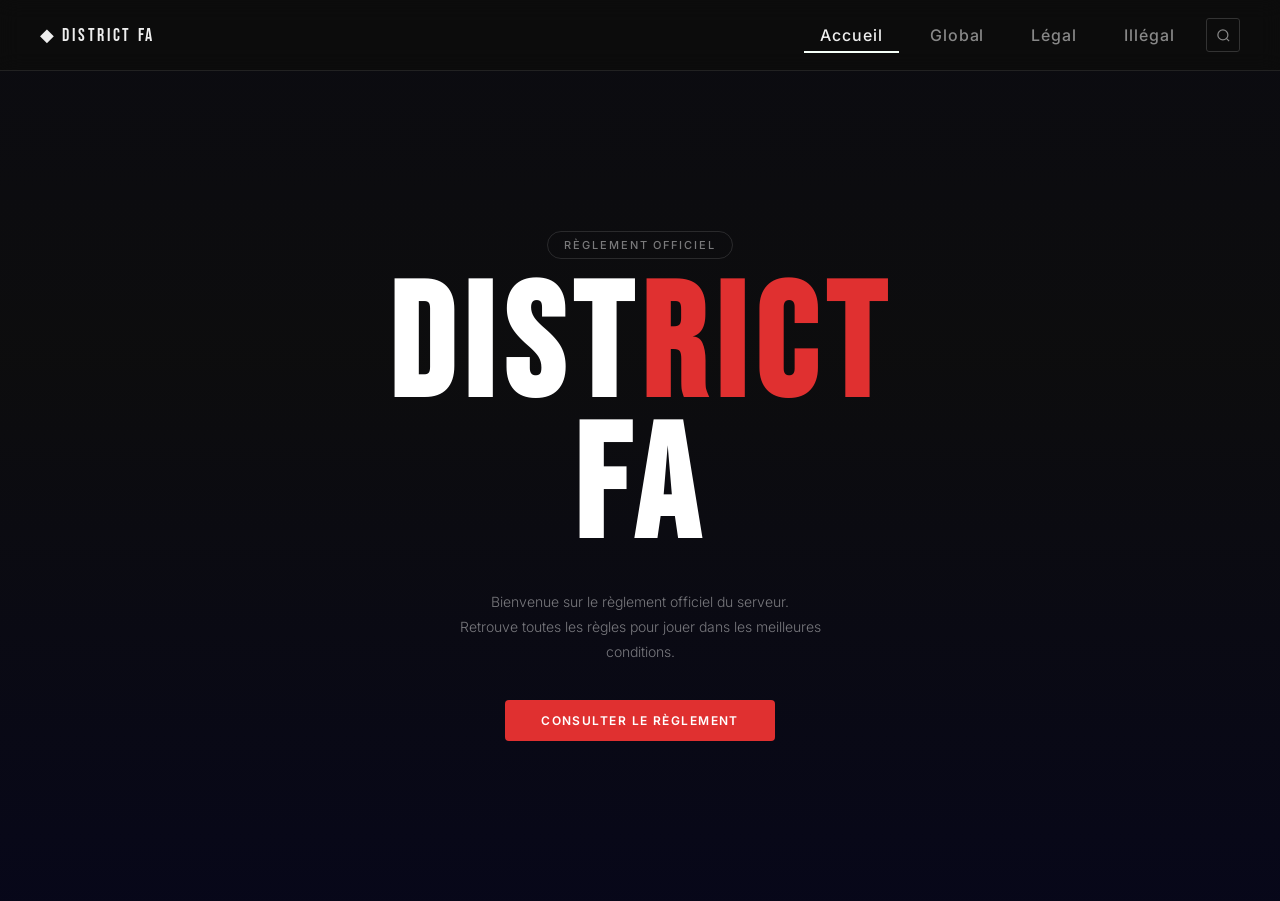
<file: pages/accueil.html>
<!DOCTYPE html>
<html lang="fr">
<head>
  <meta charset="utf-8">
  <meta name="viewport" content="width=device-width, initial-scale=1">
  <title>DISTRICT FA — Acceuil</title>
  <link rel="stylesheet" href="../assets/accueil.css">
  <link rel="stylesheet" href="../assets/navbar.css">
  <script src="../assets/search.js"></script>

</head>
<body>
 
  <header>
    <h1>Réglements - DISTRICT FA</h1>
    <nav>
      <ul>
        <li><a href="accueil.html" class="active">Accueil</a></li>
        <li><a href="global.html">Global</a></li>
        <li><a href="legal.html">Légal</a></li>
        <li><a href="illegal.html">Illégal</a></li>
      </ul>
    </nav>
  </header>

  <section class="hero">
    <div class="hero__bg"></div>
    <div class="hero__overlay"></div>
 
    <div class="hero__content">
      <div class="hero__eyebrow">Règlement officiel</div>
      <h2 class="hero__title">DIST<span>RICT</span><br>FA</h2>
      <p class="hero__desc">
        Bienvenue sur le règlement officiel du serveur.<br>
        Retrouve toutes les règles pour jouer dans les meilleures conditions.
      </p>
      <a href="global.html" class="hero__cta">Consulter le règlement</a>
    </div>
  </section>
  <script>
    alert("mettre un bacground dans le css + modif la navbar ")
  </script>
</body>
</html>
</body>
</file>
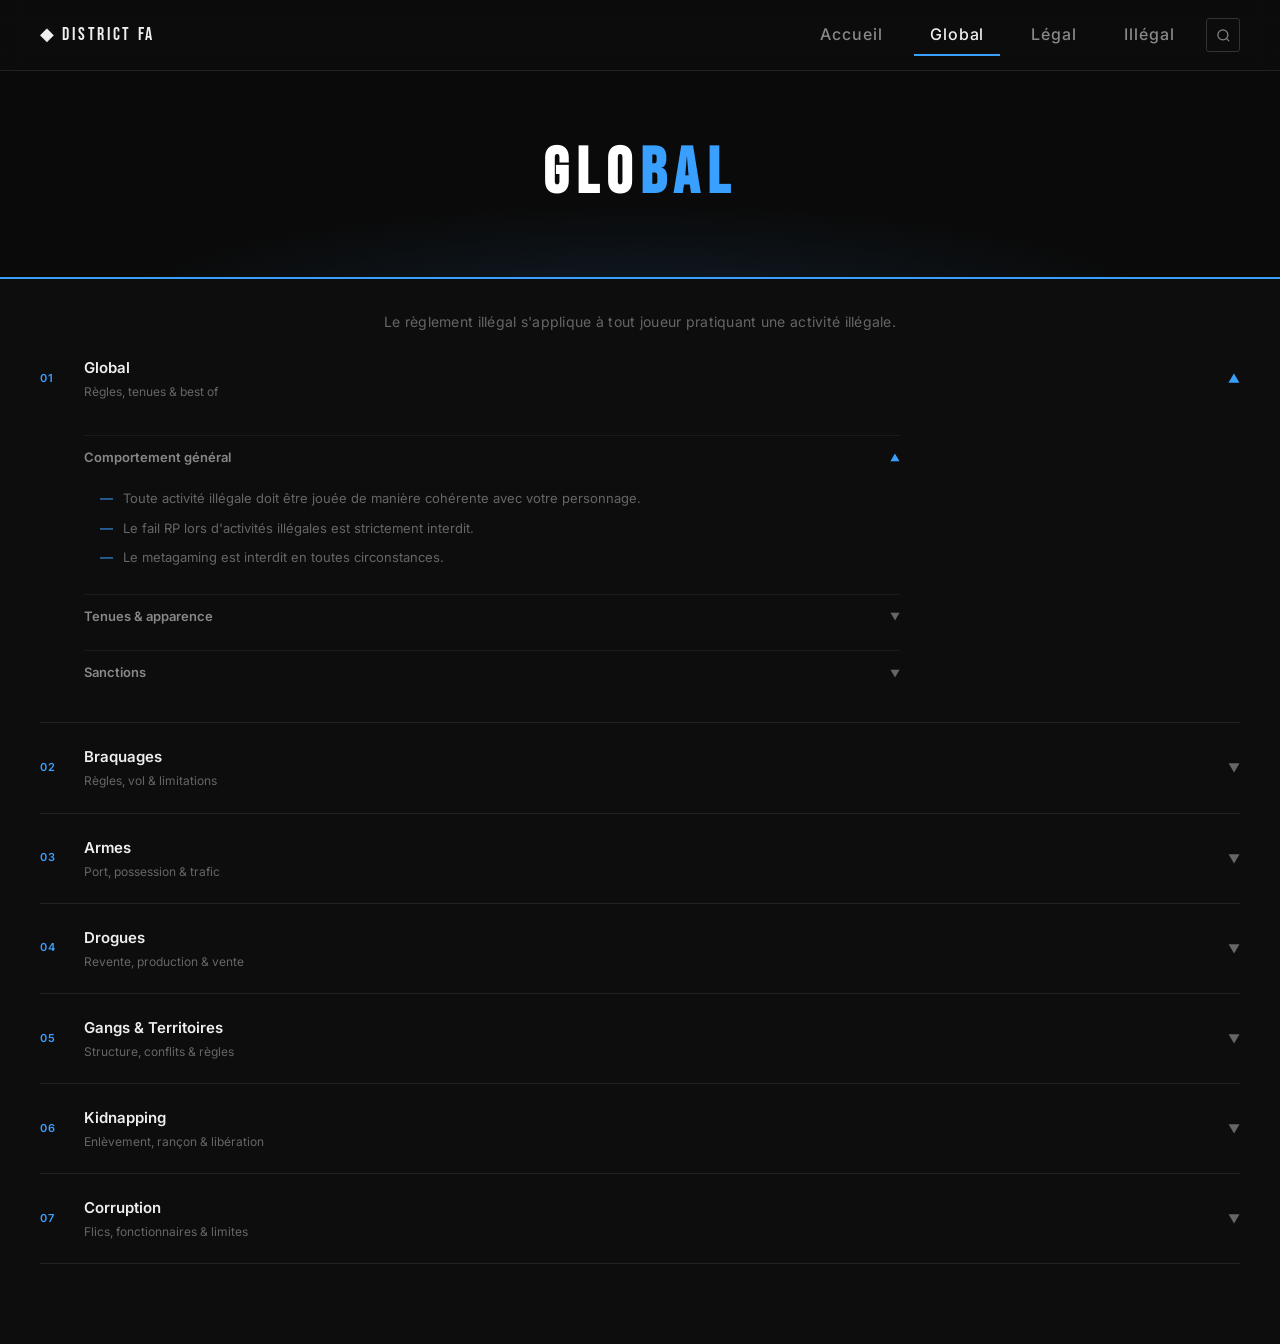
<file: pages/global.html>
<!DOCTYPE html>
<html lang="fr">
<head>
  <meta charset="utf-8">
  <meta name="viewport" content="width=device-width, initial-scale=1">
  <title>DISTRICT FA — Global</title>
  <link rel="stylesheet" href="../assets/global.css">
  <link rel="stylesheet" href="../assets/navbar.css">
  <script src="../assets/search.js"></script>

</head>
<body>
 
  <header>
    <h1>Réglements - DISTRICT FA</h1>
    <nav>
      <ul>
        <li><a href="accueil.html">Accueil</a></li>
        <li><a href="global.html" class="active">Global</a></li>
        <li><a href="legal.html">Légal</a></li>
        <li><a href="illegal.html">Illégal</a></li>
      </ul>
    </nav>
  </header>
 
  <div class="banner">
    <h1>GLO<span>BAL</span></h1>
  </div>

  <p class="illegal-intro">Le règlement illégal s'applique à tout joueur pratiquant une activité illégale.</p>
 
  <div class="deroule">
 
    <!-- 01 Global -->
    <div class="acc-item open">
      <div class="acc-header" onclick="toggle(this)">
        <span class="acc-num">01</span>
        <div class="acc-info">
          <div class="acc-title">Global</div>
          <div class="acc-sub">Règles, tenues & best of</div>
        </div>
        <span class="acc-arrow">▼</span>
      </div>
      <div class="acc-body">
        <div class="sub-item open">
          <div class="sub-header" onclick="toggleSub(this)">
            <span class="sub-title">Comportement général</span>
            <span class="sub-arrow">▼</span>
          </div>
          <div class="sub-body">
            <ul>
              <li>Toute activité illégale doit être jouée de manière cohérente avec votre personnage.</li>
              <li>Le fail RP lors d'activités illégales est strictement interdit.</li>
              <li>Le metagaming est interdit en toutes circonstances.</li>
            </ul>
          </div>
        </div>
        <div class="sub-item">
          <div class="sub-header" onclick="toggleSub(this)">
            <span class="sub-title">Tenues & apparence</span>
            <span class="sub-arrow">▼</span>
          </div>
          <div class="sub-body">
            <ul>
              <li>Les tenues doivent correspondre à l'activité pratiquée.</li>
              <li>Masque obligatoire lors de tout braquage.</li>
              <li>Aucune tenue incohérente avec le personnage joué.</li>
            </ul>
          </div>
        </div>
        <div class="sub-item">
          <div class="sub-header" onclick="toggleSub(this)">
            <span class="sub-title">Sanctions</span>
            <span class="sub-arrow">▼</span>
          </div>
          <div class="sub-body">
            <ul>
              <li>Tout manquement au règlement global entraîne un avertissement.</li>
              <li>Trois avertissements = ban temporaire.</li>
              <li>Les récidivistes sont bannis définitivement.</li>
            </ul>
          </div>
        </div>
      </div>
    </div>
 
    <!-- 02 Braquages -->
    <div class="acc-item">
      <div class="acc-header" onclick="toggle(this)">
        <span class="acc-num">02</span>
        <div class="acc-info">
          <div class="acc-title">Braquages</div>
          <div class="acc-sub">Règles, vol & limitations</div>
        </div>
        <span class="acc-arrow">▼</span>
      </div>
      <div class="acc-body">
        <div class="sub-item">
          <div class="sub-header" onclick="toggleSub(this)">
            <span class="sub-title">Petits braquages</span>
            <span class="sub-arrow">▼</span>
          </div>
          <div class="sub-body">
            <ul>
              <li>Maximum 3 braqueurs par petite opération.</li>
              <li>Délai de 1h entre deux braquages du même magasin.</li>
              <li>Armes de poing uniquement.</li>
            </ul>
          </div>
        </div>
        <div class="sub-item">
          <div class="sub-header" onclick="toggleSub(this)">
            <span class="sub-title">Grands braquages</span>
            <span class="sub-arrow">▼</span>
          </div>
          <div class="sub-body">
            <ul>
              <li>Maximum 6 braqueurs par opération.</li>
              <li>Délai de 2h minimum entre deux braquages du même établissement.</li>
              <li>L'utilisation de véhicules blindés est soumise à autorisation.</li>
            </ul>
          </div>
        </div>
        <div class="sub-item">
          <div class="sub-header" onclick="toggleSub(this)">
            <span class="sub-title">Otages</span>
            <span class="sub-arrow">▼</span>
          </div>
          <div class="sub-body">
            <ul>
              <li>Les otages doivent être traités de manière RP.</li>
              <li>Aucune violence gratuite sur les otages.</li>
              <li>La libération doit être jouée jusqu'au bout.</li>
            </ul>
          </div>
        </div>
      </div>
    </div>
 
    <!-- 03 Armes -->
    <div class="acc-item">
      <div class="acc-header" onclick="toggle(this)">
        <span class="acc-num">03</span>
        <div class="acc-info">
          <div class="acc-title">Armes</div>
          <div class="acc-sub">Port, possession & trafic</div>
        </div>
        <span class="acc-arrow">▼</span>
      </div>
      <div class="acc-body">
        <div class="sub-item">
          <div class="sub-header" onclick="toggleSub(this)">
            <span class="sub-title">Port d'arme</span>
            <span class="sub-arrow">▼</span>
          </div>
          <div class="sub-body">
            <ul>
              <li>Le port d'arme longue en zone urbaine est interdit sauf contexte RP justifié.</li>
              <li>Toute arme doit avoir une origine RP traçable.</li>
              <li>Le deathmatch sans raison entraîne un ban immédiat.</li>
            </ul>
          </div>
        </div>
        <div class="sub-item">
          <div class="sub-header" onclick="toggleSub(this)">
            <span class="sub-title">Trafic d'armes</span>
            <span class="sub-arrow">▼</span>
          </div>
          <div class="sub-body">
            <ul>
              <li>Le trafic nécessite un contact établi avec un fournisseur RP.</li>
              <li>Les transactions doivent être jouées en RP complet.</li>
              <li>Aucune vente en zone publique ou animée.</li>
            </ul>
          </div>
        </div>
        <div class="sub-item">
          <div class="sub-header" onclick="toggleSub(this)">
            <span class="sub-title">Stockage</span>
            <span class="sub-arrow">▼</span>
          </div>
          <div class="sub-body">
            <ul>
              <li>Le stockage est limité par joueur pour éviter les abus.</li>
              <li>Tout stock détecté hors limite sera confisqué.</li>
            </ul>
          </div>
        </div>
      </div>
    </div>
 
    <!-- 04 Drogues -->
    <div class="acc-item">
      <div class="acc-header" onclick="toggle(this)">
        <span class="acc-num">04</span>
        <div class="acc-info">
          <div class="acc-title">Drogues</div>
          <div class="acc-sub">Revente, production & vente</div>
        </div>
        <span class="acc-arrow">▼</span>
      </div>
      <div class="acc-body">
        <div class="sub-item">
          <div class="sub-header" onclick="toggleSub(this)">
            <span class="sub-title">Production</span>
            <span class="sub-arrow">▼</span>
          </div>
          <div class="sub-body">
            <ul>
              <li>La production est limitée aux zones désignées sur la carte.</li>
              <li>Toute production hors zone entraîne une saisie immédiate.</li>
            </ul>
          </div>
        </div>
        <div class="sub-item">
          <div class="sub-header" onclick="toggleSub(this)">
            <span class="sub-title">Revente</span>
            <span class="sub-arrow">▼</span>
          </div>
          <div class="sub-body">
            <ul>
              <li>La revente est interdite en zones de spawn et commissariats.</li>
              <li>Le stockage maximum par joueur est limité.</li>
              <li>Les guerres de territoire liées au trafic doivent être déclarées au staff.</li>
            </ul>
          </div>
        </div>
        <div class="sub-item">
          <div class="sub-header" onclick="toggleSub(this)">
            <span class="sub-title">Consommation</span>
            <span class="sub-arrow">▼</span>
          </div>
          <div class="sub-body">
            <ul>
              <li>La consommation doit être jouée de manière réaliste.</li>
              <li>Les effets doivent être interprétés en RP.</li>
            </ul>
          </div>
        </div>
      </div>
    </div>
 
    <!-- 05 Gangs -->
    <div class="acc-item">
      <div class="acc-header" onclick="toggle(this)">
        <span class="acc-num">05</span>
        <div class="acc-info">
          <div class="acc-title">Gangs & Territoires</div>
          <div class="acc-sub">Structure, conflits & règles</div>
        </div>
        <span class="acc-arrow">▼</span>
      </div>
      <div class="acc-body">
        <div class="sub-item">
          <div class="sub-header" onclick="toggleSub(this)">
            <span class="sub-title">Création & validation</span>
            <span class="sub-arrow">▼</span>
          </div>
          <div class="sub-body">
            <ul>
              <li>Un gang doit être validé par le staff avant toute activité officielle.</li>
              <li>Minimum 4 membres actifs pour créer un gang.</li>
              <li>Un dossier de présentation doit être soumis sur le Discord.</li>
            </ul>
          </div>
        </div>
        <div class="sub-item">
          <div class="sub-header" onclick="toggleSub(this)">
            <span class="sub-title">Conflits</span>
            <span class="sub-arrow">▼</span>
          </div>
          <div class="sub-body">
            <ul>
              <li>Les conflits inter-gangs doivent avoir une raison RP établie.</li>
              <li>Maximum 8 membres actifs lors d'un conflit armé.</li>
              <li>Aucun conflit dans les zones protégées.</li>
            </ul>
          </div>
        </div>
        <div class="sub-item">
          <div class="sub-header" onclick="toggleSub(this)">
            <span class="sub-title">Territoires</span>
            <span class="sub-arrow">▼</span>
          </div>
          <div class="sub-body">
            <ul>
              <li>La prise de territoire se fait via un système de points défini par le staff.</li>
              <li>Un territoire peut être contesté toutes les 48h.</li>
              <li>Le staff peut annuler une prise de territoire en cas d'abus.</li>
            </ul>
          </div>
        </div>
      </div>
    </div>
 
    <!-- 06 Kidnapping -->
    <div class="acc-item">
      <div class="acc-header" onclick="toggle(this)">
        <span class="acc-num">06</span>
        <div class="acc-info">
          <div class="acc-title">Kidnapping</div>
          <div class="acc-sub">Enlèvement, rançon & libération</div>
        </div>
        <span class="acc-arrow">▼</span>
      </div>
      <div class="acc-body">
        <div class="sub-item">
          <div class="sub-header" onclick="toggleSub(this)">
            <span class="sub-title">Conditions</span>
            <span class="sub-arrow">▼</span>
          </div>
          <div class="sub-body">
            <ul>
              <li>Le kidnapping doit avoir une raison RP valable.</li>
              <li>La durée maximale de séquestration est de 30 minutes.</li>
              <li>La victime doit pouvoir jouer sa scène correctement.</li>
            </ul>
          </div>
        </div>
        <div class="sub-item">
          <div class="sub-header" onclick="toggleSub(this)">
            <span class="sub-title">Rançon</span>
            <span class="sub-arrow">▼</span>
          </div>
          <div class="sub-body">
            <ul>
              <li>La rançon doit être cohérente avec le contexte RP.</li>
              <li>Aucun montant abusif ne sera toléré.</li>
            </ul>
          </div>
        </div>
      </div>
    </div>
 
    <!-- 07 Corruption -->
    <div class="acc-item">
      <div class="acc-header" onclick="toggle(this)">
        <span class="acc-num">07</span>
        <div class="acc-info">
          <div class="acc-title">Corruption</div>
          <div class="acc-sub">Flics, fonctionnaires & limites</div>
        </div>
        <span class="acc-arrow">▼</span>
      </div>
      <div class="acc-body">
        <div class="sub-item">
          <div class="sub-header" onclick="toggleSub(this)">
            <span class="sub-title">Règles générales</span>
            <span class="sub-arrow">▼</span>
          </div>
          <div class="sub-body">
            <ul>
              <li>La corruption doit être validée par le staff au préalable.</li>
              <li>Un flic corrompu ne peut pas couvrir tous les crimes.</li>
              <li>La corruption abusive entraîne une sanction immédiate.</li>
            </ul>
          </div>
        </div>
        <div class="sub-item">
          <div class="sub-header" onclick="toggleSub(this)">
            <span class="sub-title">Limites</span>
            <span class="sub-arrow">▼</span>
          </div>
          <div class="sub-body">
            <ul>
              <li>Pas plus de 2 flics corrompus actifs en même temps.</li>
              <li>La corruption ne peut pas effacer un mandat d'arrêt existant.</li>
            </ul>
          </div>
        </div>
      </div>
    </div>
 
  </div>
 
  <script>
    function toggle(header) {
      const item = header.parentElement;
      const isOpen = item.classList.contains('open');
      document.querySelectorAll('.acc-item.open').forEach(el => el.classList.remove('open'));
      if (!isOpen) item.classList.add('open');
    }
 
    function toggleSub(header) {
      const item = header.parentElement;
      item.classList.toggle('open');
    }
  </script>
</file>
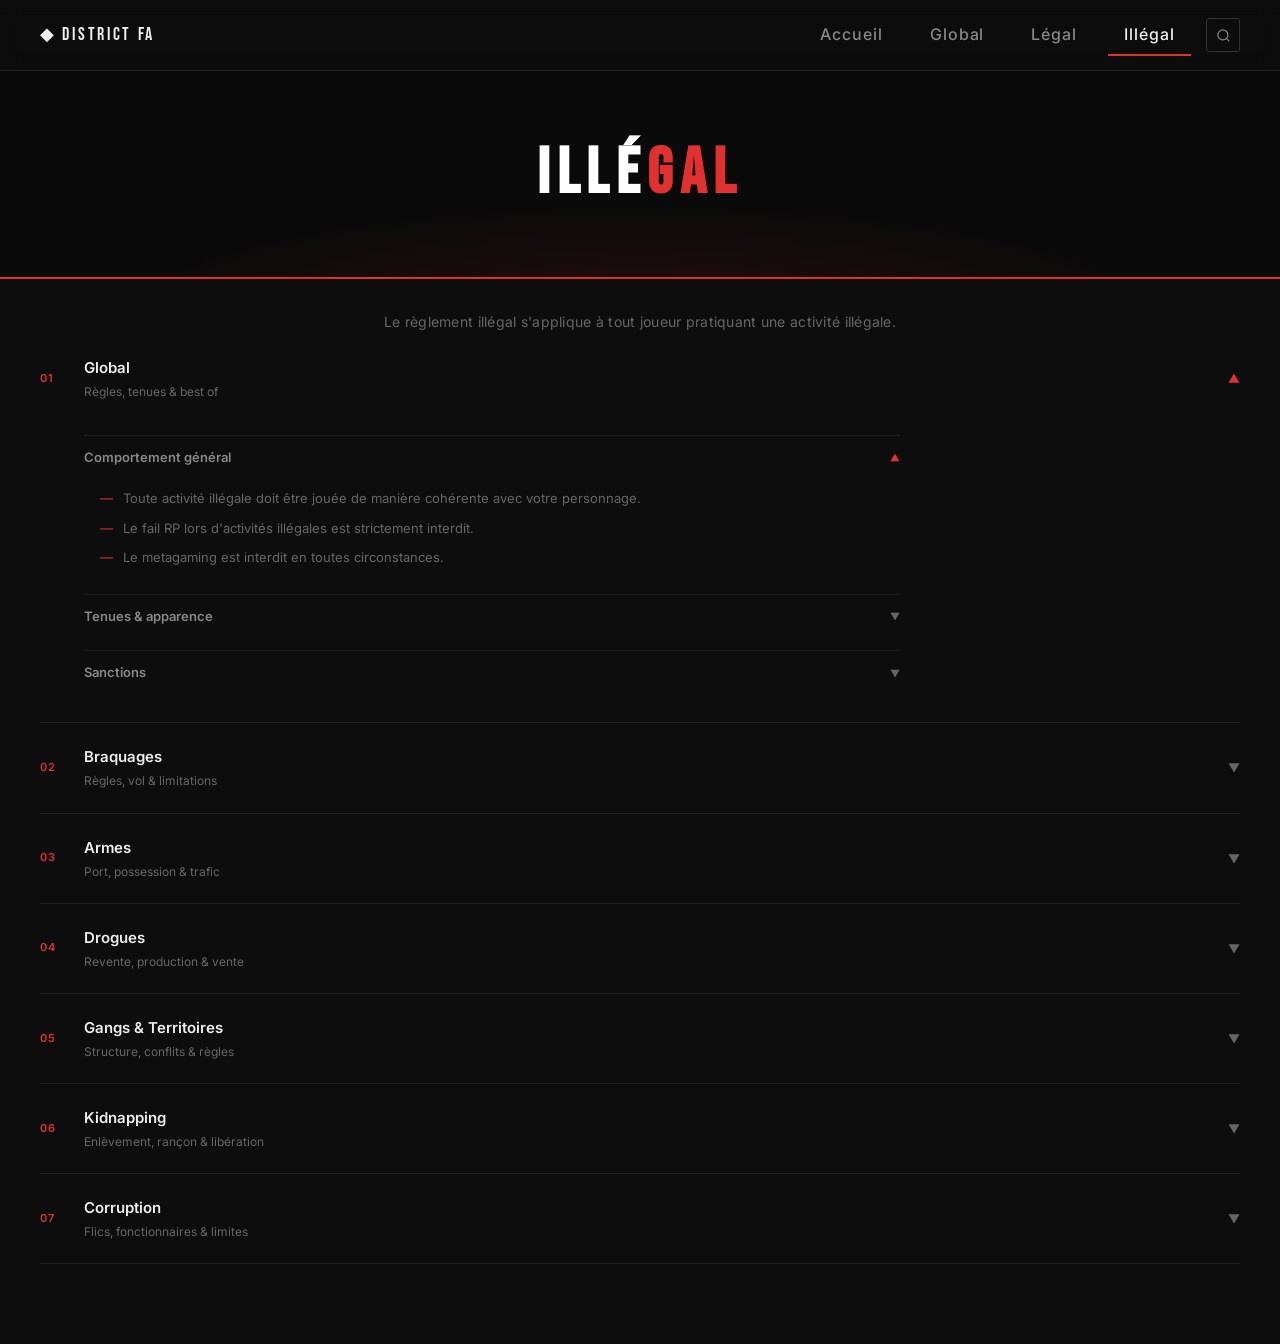
<file: pages/illegal.html>
<!DOCTYPE html>
<html lang="fr">
<head>
  <meta charset="utf-8">
  <meta name="viewport" content="width=device-width, initial-scale=1">
  <title>DISTRICT FA — Illégal</title>
  <link rel="stylesheet" href="../assets/illegal.css">
  <link rel="stylesheet" href="../assets/navbar.css">
  <script src="../assets/search.js"></script>

</head>
<body>
 
  <header>
    <h1>Réglements - DISTRICT FA</h1>
    <nav>
      <ul>
        <li><a href="accueil.html">Accueil</a></li>
        <li><a href="global.html">Global</a></li>
        <li><a href="legal.html">Légal</a></li>
        <li><a href="illegal.html" class="active">Illégal</a></li>
      </ul>
    </nav>
  </header>
 
  <div class="banner">
    <h1>ILLÉ<span>GAL</span></h1>
  </div>
 
  <p class="illegal-intro">Le règlement illégal s'applique à tout joueur pratiquant une activité illégale.</p>
 
  <div class="deroule">
 
    <!-- 01 Global -->
    <div class="acc-item open">
      <div class="acc-header" onclick="toggle(this)">
        <span class="acc-num">01</span>
        <div class="acc-info">
          <div class="acc-title">Global</div>
          <div class="acc-sub">Règles, tenues & best of</div>
        </div>
        <span class="acc-arrow">▼</span>
      </div>
      <div class="acc-body">
        <div class="sub-item open">
          <div class="sub-header" onclick="toggleSub(this)">
            <span class="sub-title">Comportement général</span>
            <span class="sub-arrow">▼</span>
          </div>
          <div class="sub-body">
            <ul>
              <li>Toute activité illégale doit être jouée de manière cohérente avec votre personnage.</li>
              <li>Le fail RP lors d'activités illégales est strictement interdit.</li>
              <li>Le metagaming est interdit en toutes circonstances.</li>
            </ul>
          </div>
        </div>
        <div class="sub-item">
          <div class="sub-header" onclick="toggleSub(this)">
            <span class="sub-title">Tenues & apparence</span>
            <span class="sub-arrow">▼</span>
          </div>
          <div class="sub-body">
            <ul>
              <li>Les tenues doivent correspondre à l'activité pratiquée.</li>
              <li>Masque obligatoire lors de tout braquage.</li>
              <li>Aucune tenue incohérente avec le personnage joué.</li>
            </ul>
          </div>
        </div>
        <div class="sub-item">
          <div class="sub-header" onclick="toggleSub(this)">
            <span class="sub-title">Sanctions</span>
            <span class="sub-arrow">▼</span>
          </div>
          <div class="sub-body">
            <ul>
              <li>Tout manquement au règlement global entraîne un avertissement.</li>
              <li>Trois avertissements = ban temporaire.</li>
              <li>Les récidivistes sont bannis définitivement.</li>
            </ul>
          </div>
        </div>
      </div>
    </div>
 
    <!-- 02 Braquages -->
    <div class="acc-item">
      <div class="acc-header" onclick="toggle(this)">
        <span class="acc-num">02</span>
        <div class="acc-info">
          <div class="acc-title">Braquages</div>
          <div class="acc-sub">Règles, vol & limitations</div>
        </div>
        <span class="acc-arrow">▼</span>
      </div>
      <div class="acc-body">
        <div class="sub-item">
          <div class="sub-header" onclick="toggleSub(this)">
            <span class="sub-title">Petits braquages</span>
            <span class="sub-arrow">▼</span>
          </div>
          <div class="sub-body">
            <ul>
              <li>Maximum 3 braqueurs par petite opération.</li>
              <li>Délai de 1h entre deux braquages du même magasin.</li>
              <li>Armes de poing uniquement.</li>
            </ul>
          </div>
        </div>
        <div class="sub-item">
          <div class="sub-header" onclick="toggleSub(this)">
            <span class="sub-title">Grands braquages</span>
            <span class="sub-arrow">▼</span>
          </div>
          <div class="sub-body">
            <ul>
              <li>Maximum 6 braqueurs par opération.</li>
              <li>Délai de 2h minimum entre deux braquages du même établissement.</li>
              <li>L'utilisation de véhicules blindés est soumise à autorisation.</li>
            </ul>
          </div>
        </div>
        <div class="sub-item">
          <div class="sub-header" onclick="toggleSub(this)">
            <span class="sub-title">Otages</span>
            <span class="sub-arrow">▼</span>
          </div>
          <div class="sub-body">
            <ul>
              <li>Les otages doivent être traités de manière RP.</li>
              <li>Aucune violence gratuite sur les otages.</li>
              <li>La libération doit être jouée jusqu'au bout.</li>
            </ul>
          </div>
        </div>
      </div>
    </div>
 
    <!-- 03 Armes -->
    <div class="acc-item">
      <div class="acc-header" onclick="toggle(this)">
        <span class="acc-num">03</span>
        <div class="acc-info">
          <div class="acc-title">Armes</div>
          <div class="acc-sub">Port, possession & trafic</div>
        </div>
        <span class="acc-arrow">▼</span>
      </div>
      <div class="acc-body">
        <div class="sub-item">
          <div class="sub-header" onclick="toggleSub(this)">
            <span class="sub-title">Port d'arme</span>
            <span class="sub-arrow">▼</span>
          </div>
          <div class="sub-body">
            <ul>
              <li>Le port d'arme longue en zone urbaine est interdit sauf contexte RP justifié.</li>
              <li>Toute arme doit avoir une origine RP traçable.</li>
              <li>Le deathmatch sans raison entraîne un ban immédiat.</li>
            </ul>
          </div>
        </div>
        <div class="sub-item">
          <div class="sub-header" onclick="toggleSub(this)">
            <span class="sub-title">Trafic d'armes</span>
            <span class="sub-arrow">▼</span>
          </div>
          <div class="sub-body">
            <ul>
              <li>Le trafic nécessite un contact établi avec un fournisseur RP.</li>
              <li>Les transactions doivent être jouées en RP complet.</li>
              <li>Aucune vente en zone publique ou animée.</li>
            </ul>
          </div>
        </div>
        <div class="sub-item">
          <div class="sub-header" onclick="toggleSub(this)">
            <span class="sub-title">Stockage</span>
            <span class="sub-arrow">▼</span>
          </div>
          <div class="sub-body">
            <ul>
              <li>Le stockage est limité par joueur pour éviter les abus.</li>
              <li>Tout stock détecté hors limite sera confisqué.</li>
            </ul>
          </div>
        </div>
      </div>
    </div>
 
    <!-- 04 Drogues -->
    <div class="acc-item">
      <div class="acc-header" onclick="toggle(this)">
        <span class="acc-num">04</span>
        <div class="acc-info">
          <div class="acc-title">Drogues</div>
          <div class="acc-sub">Revente, production & vente</div>
        </div>
        <span class="acc-arrow">▼</span>
      </div>
      <div class="acc-body">
        <div class="sub-item">
          <div class="sub-header" onclick="toggleSub(this)">
            <span class="sub-title">Production</span>
            <span class="sub-arrow">▼</span>
          </div>
          <div class="sub-body">
            <ul>
              <li>La production est limitée aux zones désignées sur la carte.</li>
              <li>Toute production hors zone entraîne une saisie immédiate.</li>
            </ul>
          </div>
        </div>
        <div class="sub-item">
          <div class="sub-header" onclick="toggleSub(this)">
            <span class="sub-title">Revente</span>
            <span class="sub-arrow">▼</span>
          </div>
          <div class="sub-body">
            <ul>
              <li>La revente est interdite en zones de spawn et commissariats.</li>
              <li>Le stockage maximum par joueur est limité.</li>
              <li>Les guerres de territoire liées au trafic doivent être déclarées au staff.</li>
            </ul>
          </div>
        </div>
        <div class="sub-item">
          <div class="sub-header" onclick="toggleSub(this)">
            <span class="sub-title">Consommation</span>
            <span class="sub-arrow">▼</span>
          </div>
          <div class="sub-body">
            <ul>
              <li>La consommation doit être jouée de manière réaliste.</li>
              <li>Les effets doivent être interprétés en RP.</li>
            </ul>
          </div>
        </div>
      </div>
    </div>
 
    <!-- 05 Gangs -->
    <div class="acc-item">
      <div class="acc-header" onclick="toggle(this)">
        <span class="acc-num">05</span>
        <div class="acc-info">
          <div class="acc-title">Gangs & Territoires</div>
          <div class="acc-sub">Structure, conflits & règles</div>
        </div>
        <span class="acc-arrow">▼</span>
      </div>
      <div class="acc-body">
        <div class="sub-item">
          <div class="sub-header" onclick="toggleSub(this)">
            <span class="sub-title">Création & validation</span>
            <span class="sub-arrow">▼</span>
          </div>
          <div class="sub-body">
            <ul>
              <li>Un gang doit être validé par le staff avant toute activité officielle.</li>
              <li>Minimum 4 membres actifs pour créer un gang.</li>
              <li>Un dossier de présentation doit être soumis sur le Discord.</li>
            </ul>
          </div>
        </div>
        <div class="sub-item">
          <div class="sub-header" onclick="toggleSub(this)">
            <span class="sub-title">Conflits</span>
            <span class="sub-arrow">▼</span>
          </div>
          <div class="sub-body">
            <ul>
              <li>Les conflits inter-gangs doivent avoir une raison RP établie.</li>
              <li>Maximum 8 membres actifs lors d'un conflit armé.</li>
              <li>Aucun conflit dans les zones protégées.</li>
            </ul>
          </div>
        </div>
        <div class="sub-item">
          <div class="sub-header" onclick="toggleSub(this)">
            <span class="sub-title">Territoires</span>
            <span class="sub-arrow">▼</span>
          </div>
          <div class="sub-body">
            <ul>
              <li>La prise de territoire se fait via un système de points défini par le staff.</li>
              <li>Un territoire peut être contesté toutes les 48h.</li>
              <li>Le staff peut annuler une prise de territoire en cas d'abus.</li>
            </ul>
          </div>
        </div>
      </div>
    </div>
 
    <!-- 06 Kidnapping -->
    <div class="acc-item">
      <div class="acc-header" onclick="toggle(this)">
        <span class="acc-num">06</span>
        <div class="acc-info">
          <div class="acc-title">Kidnapping</div>
          <div class="acc-sub">Enlèvement, rançon & libération</div>
        </div>
        <span class="acc-arrow">▼</span>
      </div>
      <div class="acc-body">
        <div class="sub-item">
          <div class="sub-header" onclick="toggleSub(this)">
            <span class="sub-title">Conditions</span>
            <span class="sub-arrow">▼</span>
          </div>
          <div class="sub-body">
            <ul>
              <li>Le kidnapping doit avoir une raison RP valable.</li>
              <li>La durée maximale de séquestration est de 30 minutes.</li>
              <li>La victime doit pouvoir jouer sa scène correctement.</li>
            </ul>
          </div>
        </div>
        <div class="sub-item">
          <div class="sub-header" onclick="toggleSub(this)">
            <span class="sub-title">Rançon</span>
            <span class="sub-arrow">▼</span>
          </div>
          <div class="sub-body">
            <ul>
              <li>La rançon doit être cohérente avec le contexte RP.</li>
              <li>Aucun montant abusif ne sera toléré.</li>
            </ul>
          </div>
        </div>
      </div>
    </div>
 
    <!-- 07 Corruption -->
    <div class="acc-item">
      <div class="acc-header" onclick="toggle(this)">
        <span class="acc-num">07</span>
        <div class="acc-info">
          <div class="acc-title">Corruption</div>
          <div class="acc-sub">Flics, fonctionnaires & limites</div>
        </div>
        <span class="acc-arrow">▼</span>
      </div>
      <div class="acc-body">
        <div class="sub-item">
          <div class="sub-header" onclick="toggleSub(this)">
            <span class="sub-title">Règles générales</span>
            <span class="sub-arrow">▼</span>
          </div>
          <div class="sub-body">
            <ul>
              <li>La corruption doit être validée par le staff au préalable.</li>
              <li>Un flic corrompu ne peut pas couvrir tous les crimes.</li>
              <li>La corruption abusive entraîne une sanction immédiate.</li>
            </ul>
          </div>
        </div>
        <div class="sub-item">
          <div class="sub-header" onclick="toggleSub(this)">
            <span class="sub-title">Limites</span>
            <span class="sub-arrow">▼</span>
          </div>
          <div class="sub-body">
            <ul>
              <li>Pas plus de 2 flics corrompus actifs en même temps.</li>
              <li>La corruption ne peut pas effacer un mandat d'arrêt existant.</li>
            </ul>
          </div>
        </div>
      </div>
    </div>
 
  </div>
 
  <script>
    function toggle(header) {
      const item = header.parentElement;
      const isOpen = item.classList.contains('open');
      document.querySelectorAll('.acc-item.open').forEach(el => el.classList.remove('open'));
      if (!isOpen) item.classList.add('open');
    }
 
    function toggleSub(header) {
      const item = header.parentElement;
      item.classList.toggle('open');
    }
  </script>
 
</body>
</html>
</file>
<file: assets/accueil.css>
@import url('https://fonts.googleapis.com/css2?family=Bebas+Neue&family=Inter:wght@300;400;500;600&display=swap');
 

:root {
  --accent: #f5fff8;
  --bg:          #0d0d0d;
}
/* ─────────────────────────
   BASE
───────────────────────── */
*, *::before, *::after {
  margin: 0;
  padding: 0;
  box-sizing: border-box;
}
 
body {
  background: var(--bg);
  color: var(--text);
  font-family: 'Inter', sans-serif;
  min-height: 100vh;
}
 
/* ─────────────────────────
   HERO
───────────────────────── */
.hero {
  position: relative;
  width: 100%;
  height: calc(100vh - 70px);
  min-height: 500px;
  overflow: hidden;
  display: flex;
  align-items: center;
  justify-content: center;
}
 
/* Fond image ville */
.hero__bg {
  position: absolute;
  inset: 0;
  z-index: 0;
  background-image: url('https://img.gta5-mods.com/q95/images/zombie-loading-screen-images/4b3709-High_resolution_wallpaper_background_ID_77701391523.jpg');
  background-size: cover;
  background-position: center 50%;
  filter: brightness(.5) saturate(1.2);
}
 
.hero__citysvg {
  display: none;
}
 
.hero__overlay {
  position: absolute;
  inset: 0;
  background:
    linear-gradient(to bottom,
      rgba(7,7,26,.25) 0%,
      rgba(7,7,26,.05) 35%,
      rgba(7,7,26,.6)  75%,
      rgba(7,7,26,.95) 100%
    );
}
 
.hero__content {
  position: relative;
  z-index: 2;
  text-align: center;
  padding: 0 2rem;
  display: flex;
  flex-direction: column;
  align-items: center;
  gap: 0;
}
 
.hero__eyebrow {
  font-family: 'Inter', sans-serif;
  font-size: 11px;
  font-weight: 500;
  letter-spacing: .18em;
  text-transform: uppercase;
  color: rgba(255,255,255,.45);
  margin-bottom: 20px;
  padding: 6px 16px;
  border: 1px solid rgba(255,255,255,.12);
  border-radius: 20px;
  display: inline-block;
}
 
.hero__title {
  font-family: 'Bebas Neue', sans-serif;
  font-size: clamp(80px, 14vw, 160px);
  letter-spacing: .06em;
  line-height: .88;
  color: #fff;
  margin-bottom: 28px;
}
 
.hero__title span {
  color: var(--red);
}
 
.hero__desc {
  font-size: 14px;
  font-weight: 300;
  color: rgba(255,255,255,.45);
  line-height: 1.8;
  max-width: 420px;
  margin-bottom: 36px;
}
 
.hero__cta {
  display: inline-block;
  padding: 13px 36px;
  background: var(--red);
  color: #fff;
  font-family: 'Inter', sans-serif;
  font-size: 12px;
  font-weight: 600;
  letter-spacing: .12em;
  text-transform: uppercase;
  text-decoration: none;
  border-radius: 4px;
  transition: background .2s, transform .15s;
}
 
.hero__cta:hover {
  background: #c02020;
  transform: translateY(-1px);
}
 
/* ─────────────────────────
   RESPONSIVE
───────────────────────── */
@media (max-width: 768px) {
  .hero {
    height: calc(100svh - 70px);
  }
 
  .hero__title {
    font-size: clamp(64px, 18vw, 100px);
  }
 
  .hero__desc {
    font-size: 13px;
  }
}
</file>
<file: assets/navbar.css>
@import url('https://fonts.googleapis.com/css2?family=Bebas+Neue&family=Inter:wght@300;400;500;600&display=swap');
 
:root {
  --red:         #e03030;
  --bg:          #0d0d0d;
  --border:      #222;
  --text:        #eee;
  --muted-light: #888;
}
 
/* ────────────────────────
   NAVBAR
──────────────────────── */
header {
  position: sticky;
  top: 0;
  z-index: 100;
  background: rgba(13, 13, 13, 0.92);
  backdrop-filter: blur(10px);
  border-bottom: 1px solid var(--border);
}
 
header h1 {
  display: none;
}
 
nav {
  max-width: 1600px;
  margin: 0 auto;
  padding: 0 2.5rem;
  display: flex;
  align-items: center;
  height: 70px;
}
 
nav::before {
  content: '◆ DISTRICT FA';
  font-family: 'Bebas Neue', sans-serif;
  font-size: 18px;
  letter-spacing: 0.15em;
  color: var(--text);
  margin-right: auto;
}
 
nav ul {
  list-style: none;
  display: flex;
  gap: 15px;
}
 
nav ul li a {
  display: block;
  padding: 8px 16px;
  font-size: 16px;
  font-weight: 500;
  letter-spacing: 0.06em;
  color: var(--muted-light);
  text-decoration: none;
  position: relative;
  transition: color 0.2s;
}

nav ul li a::after {
  content: '';
  position: absolute;
  bottom: 0;
  left: 0;
  right: 0;
  height: 2px;
  background: var(--accent);
  transform: scaleX(0);
  transition: transform 0.2s;
}
 
nav ul li a:hover {
  color: var(--text);
}
 
nav ul li a:hover::after {
  transform: scaleX(1);
}
 
nav ul li a.active {
  color: var(--text);
}
 
nav ul li a.active::after {
  transform: scaleX(1);
}

@media (max-width: 768px) {
  nav {
    flex-direction: column;
    height: auto;
    padding: 1rem;
    align-items: flex-start;
  }

  nav ul {
    flex-direction: column;
    width: 100%;
    gap: 10px;
    padding-top: 10px;
  }

  nav ul li a {
    width: 100%;
  }
}
</file>
<file: assets/global.css>
*, *::before, *::after {
  box-sizing: border-box;
  margin: 0;
  padding: 0;
}

:root {
  --blue:         #3aa0ff;
  --blue-dark:    #1f6fd6;

  --bg:          #0d0d0d;
  --bg-2:        #111;
  --bg-3:        #161616;
  --border:      #222;

  --text:        #eee;
  --muted:       #666;
  --muted-light: #888;

  --accent:      #3aa0ff;
}

/* BASE */
html {
  scroll-behavior: smooth;
}

body {
  background: var(--bg);
  color: var(--text);
  font-family: 'Inter', sans-serif;
  font-size: 15px;
  line-height: 1.6;
  min-height: 100vh;
}

/* LAYOUT */
.page-content,
.deroule,
.illegal-intro {
  max-width: 1350px;
  margin: 0 auto;
  padding: 0 2.5rem;
}

.page-content {
  padding-bottom: 80px;
}

.deroule {
  padding-bottom: 80px;
}

/* BANNER */
.banner {
  background: #0a0a0a;
  border-bottom: 2px solid var(--blue);
  padding: 52px 0;
  text-align: center;
  position: relative;
  overflow: hidden;
}

.banner::before {
  content: '';
  position: absolute;
  inset: 0;
  background: radial-gradient(
    ellipse 60% 80% at 50% 120%,
    rgba(58,160,255,0.12) 0%,
    transparent 70%
  );
  pointer-events: none;
}

.banner h1 {
  font-family: 'Bebas Neue', sans-serif;
  font-size: clamp(26px, 5vw, 64px);
  letter-spacing: 0.12em;
  color: #fff;
  position: relative;
}

.banner h1 span {
  color: var(--blue);
}

/* INTRO */
.illegal-intro {
  text-align: center;
  padding-top: 32px;
  color: var(--muted);
  font-size: 14px;
  letter-spacing: 0.02em;
}

/* ACCORDÉON PRINCIPAL */
.acc-item {
  border-bottom: 1px solid var(--border);
}

.acc-header {
  display: flex;
  align-items: center;
  gap: 20px;
  padding: 22px 0;
  cursor: pointer;
  user-select: none;
}

.acc-num {
  font-size: 11px;
  color: var(--blue);
  font-weight: 600;
  letter-spacing: 0.1em;
  min-width: 24px;
}

.acc-info {
  flex: 1;
}

.acc-title {
  font-size: 15px;
  font-weight: 600;
  color: var(--text);
  margin-bottom: 2px;
}

.acc-sub {
  font-size: 12px;
  color: var(--muted);
}

.acc-arrow {
  font-size: 12px;
  color: var(--muted);
  transition: transform 0.25s, color 0.2s;
}

.acc-item.open .acc-arrow {
  transform: rotate(180deg);
  color: var(--blue);
}

.acc-body {
  display: none;
  padding: 0 0 28px 44px;
  color: var(--muted-light);
  font-size: 14px;
  line-height: 1.8;
  max-width: 860px;
}

.acc-item.open .acc-body {
  display: block;
}

.acc-body ul {
  list-style: none;
  display: flex;
  flex-direction: column;
  gap: 8px;
}

.acc-body ul li::before {
  content: '—';
  color: var(--blue);
  margin-right: 10px;
}

/* SOUS-CATEGORIES */
.sub-item {
  border-top: 1px solid #1a1a1a;
  margin-top: 12px;
}

.sub-header {
  display: flex;
  align-items: center;
  justify-content: space-between;
  padding: 10px 0;
  cursor: pointer;
}

.sub-title {
  font-size: 13px;
  font-weight: 600;
  color: var(--muted-light);
}

.sub-arrow {
  font-size: 10px;
  color: var(--muted);
  transition: transform 0.2s, color 0.2s;
}

.sub-item.open .sub-arrow {
  transform: rotate(180deg);
  color: var(--blue);
}

.sub-body {
  display: none;
  padding: 8px 0 12px 16px;
}

.sub-item.open .sub-body {
  display: block;
}

.sub-body ul {
  list-style: none;
  display: flex;
  flex-direction: column;
  gap: 6px;
}

.sub-body ul li {
  font-size: 13px;
  color: var(--muted);
}

/* RESPONSIVE */
@media (max-width: 1024px) {
  .page-content,
  .deroule,
  .illegal-intro {
    padding-left: 1.5rem;
    padding-right: 1.5rem;
  }

  .acc-body {
    padding-left: 32px;
  }
}

@media (max-width: 768px) {
  body {
    font-size: 14px;
  }

  .acc-body {
    padding-left: 20px;
  }

  .acc-title {
    font-size: 14px;
  }
}

@media (max-width: 480px) {
  .banner {
    padding: 26px 0;
  }

  .acc-header {
    flex-wrap: wrap;
  }

  .acc-body {
    padding-left: 16px;
  }

  .sub-header {
    flex-direction: column;
    align-items: flex-start;
    gap: 4px;
  }
}
</file>
<file: assets/illegal.css>
*, *::before, *::after {
  box-sizing: border-box;
  margin: 0;
  padding: 0;
}

:root {
  --red:         #e03030;
  --red-dark:    #c02020;
  --bg:          #0d0d0d;
  --bg-2:        #111;
  --bg-3:        #161616;
  --border:      #222;
  --text:        #eee;
  --muted:       #666;
  --muted-light: #888;
  --accent: #e03030;
}

/* ─────────────────────────
   BASE
───────────────────────── */
html {
  scroll-behavior: smooth;
}

body {
  background: var(--bg);
  color: var(--text);
  font-family: 'Inter', sans-serif;
  font-size: 15px;
  line-height: 1.6;
  min-height: 100vh;
}

/* ─────────────────────────
   LAYOUT
───────────────────────── */
.page-content,
.deroule,
.illegal-intro {
  max-width: 1350px;
  margin: 0 auto;
  padding: 0 2.5rem;
}

.page-content {
  padding-bottom: 80px;
}

.deroule {
  padding-bottom: 80px;
}

.section-label {
  font-size: 11px;
  letter-spacing: 0.18em;
  text-transform: uppercase;
  color: var(--muted);
  margin-bottom: 18px;
}

/* ─────────────────────────
   BANNIERE
───────────────────────── */
.banner {
  background: #0a0a0a;
  border-bottom: 2px solid var(--red);
  padding: 52px 0;
  text-align: center;
  position: relative;
  overflow: hidden;
}

.banner::before {
  content: '';
  position: absolute;
  inset: 0;
  background: radial-gradient(
    ellipse 60% 80% at 50% 120%,
    rgba(224,48,48,0.12) 0%,
    transparent 70%
  );
  pointer-events: none;
}

.banner h1 {
  font-family: 'Bebas Neue', sans-serif;
  font-size: clamp(26px, 5vw, 64px);
  letter-spacing: 0.12em;
  color: #fff;
  position: relative;
}

.banner h1 span {
  color: var(--red);
}

/* ─────────────────────────
   INTRO
───────────────────────── */
.illegal-intro {
  text-align: center;
  padding-top: 32px;
  color: var(--muted);
  font-size: 14px;
  letter-spacing: 0.02em;
}

/* ─────────────────────────
   RELIER
───────────────────────── */
.acc-item {
  border-bottom: 1px solid var(--border);
}

.acc-header {
  display: flex;
  align-items: center;
  gap: 20px;
  padding: 22px 0;
  cursor: pointer;
  user-select: none;
}

.acc-num {
  font-size: 11px;
  color: var(--red);
  font-weight: 600;
  letter-spacing: 0.1em;
  min-width: 24px;
}

.acc-info {
  flex: 1;
}

.acc-title {
  font-size: 15px;
  font-weight: 600;
  color: var(--text);
  transition: color 0.2s;
  margin-bottom: 2px;
}

.acc-sub {
  font-size: 12px;
  color: var(--muted);
}

.acc-arrow {
  font-size: 12px;
  color: var(--muted);
  transition: transform 0.25s, color 0.2s;
}

.acc-item.open .acc-arrow {
  transform: rotate(180deg);
  color: var(--red);
}

.acc-body {
  display: none;
  padding: 0 0 28px 44px;
  color: var(--muted-light);
  font-size: 14px;
  line-height: 1.8;
  max-width: 860px;
}

.acc-item.open .acc-body {
  display: block;
}

.acc-body ul {
  list-style: none;
  display: flex;
  flex-direction: column;
  gap: 8px;
}

.acc-body ul li::before {
  content: '—';
  color: var(--red);
  margin-right: 10px;
}

/* ─────────────────────────
   SOUS-CATEGORIES
───────────────────────── */
.sub-item {
  border-top: 1px solid #1a1a1a;
  margin-top: 12px;
}

.sub-header {
  display: flex;
  align-items: center;
  justify-content: space-between;
  padding: 10px 0;
  cursor: pointer;
}

.sub-title {
  font-size: 13px;
  font-weight: 600;
  color: var(--muted-light);
  transition: color 0.2s;
}

.sub-arrow {
  font-size: 10px;
  color: var(--muted);
  transition: transform 0.2s, color 0.2s;
}

.sub-item.open .sub-arrow {
  transform: rotate(180deg);
  color: var(--red);
}

.sub-body {
  display: none;
  padding: 8px 0 12px 16px;
}

.sub-item.open .sub-body {
  display: block;
}

.sub-body ul {
  list-style: none;
  display: flex;
  flex-direction: column;
  gap: 6px;
}

.sub-body ul li {
  font-size: 13px;
  color: var(--muted);
}

/* ─────────────────────────
   RESPONSIVE
───────────────────────── */

/* Tablette */
@media (max-width: 1024px) {
  .page-content,
  .deroule,
  .illegal-intro {
    padding-left: 1.5rem;
    padding-right: 1.5rem;
  }

  .banner {
    padding: 42px 0;
  }

  .acc-body {
    padding-left: 32px;
  }
}

/* Mobile */
@media (max-width: 768px) {
  body {
    font-size: 14px;
  }

  .page-content,
  .deroule,
  .illegal-intro {
    padding-left: 1rem;
    padding-right: 1rem;
  }

  .banner {
    padding: 32px 0;
  }

  .acc-header {
    gap: 14px;
  }

  .acc-body {
    padding-left: 20px;
  }

  .acc-title {
    font-size: 14px;
  }
}

/* Petit mobile */
@media (max-width: 480px) {
  .banner {
    padding: 26px 0;
  }

  .acc-header {
    flex-wrap: wrap;
  }

  .acc-body {
    padding-left: 16px;
  }

  .sub-header {
    flex-direction: column;
    align-items: flex-start;
    gap: 4px;
  }
}
</file>
